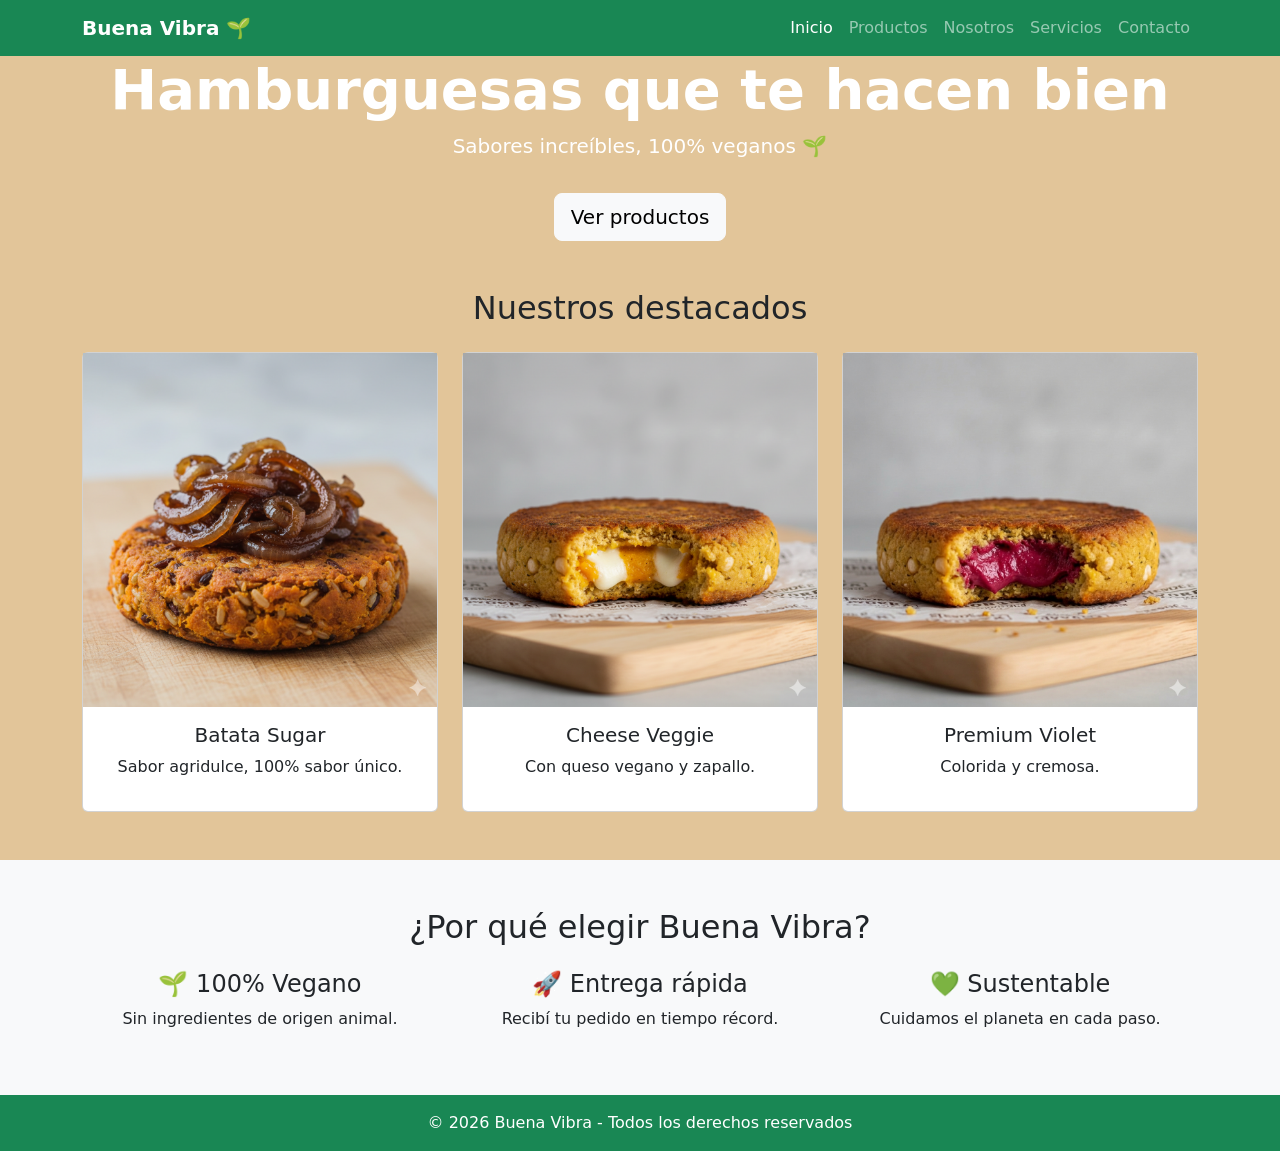
<file: index.html>
<!DOCTYPE html>
<html lang="es">
<head>
  <meta charset="UTF-8">
  <meta name="viewport" content="width=device-width, initial-scale=1.0">
  <meta name="description" content="Buena Vibra - Hamburguesas veganas y vegetarianas en Argentina. Comida saludable, rica y sustentable.">
  <title>Buena Vibra | Hamburguesas Veganas</title>

  <!-- Bootstrap -->
  <link href="https://cdn.jsdelivr.net/npm/bootstrap@5.3.0/dist/css/bootstrap.min.css" rel="stylesheet">

  <!-- CSS -->
  <link rel="stylesheet" href="css/style.css">

  <link href="https://unpkg.com/aos@2.3.1/dist/aos.css" rel="stylesheet">
</head>

<body>

  <!-- HEADER -->
  <header>
    <nav class="navbar navbar-expand-lg navbar-dark bg-success">
      <div class="container">
        <a class="navbar-brand fw-bold" href="index.html">Buena Vibra 🌱</a>

        <button class="navbar-toggler" type="button" data-bs-toggle="collapse" data-bs-target="#navbarNav">
          <span class="navbar-toggler-icon"></span>
        </button>

        <div class="collapse navbar-collapse" id="navbarNav">
          <ul class="navbar-nav ms-auto">
            <li class="nav-item"><a class="nav-link active" href="index.html">Inicio</a></li>
            <li class="nav-item"><a class="nav-link" href="pages/productos.html">Productos</a></li>
            <li class="nav-item"><a class="nav-link" href="pages/nosotros.html">Nosotros</a></li>
            <li class="nav-item"><a class="nav-link" href="pages/servicios.html">Servicios</a></li>
            <li class="nav-item"><a class="nav-link" href="pages/contacto.html">Contacto</a></li>
          </ul>
        </div>
      </div>
    </nav>
  </header>

  <!-- MAIN -->
  <main>

    <!-- HERO -->
    <section class="hero text-center text-white d-flex align-items-center">
      <div class="container">
        <h1 class="display-4 fw-bold">Hamburguesas que te hacen bien</h1>
        <p class="lead">Sabores increíbles, 100% veganos 🌱</p>
        <a href="pages/productos.html" class="btn btn-light btn-lg mt-3">Ver productos</a>
      </div>
    </section>

    <!-- DESTACADOS -->
     <section class="container my-5" data-aos="fade-up">
   <h2 class="text-center mb-4">Nuestros destacados</h2>

    <div class="row">
    <!--card 1-->
    <article class="col-md-4" data-aos="zoom-in">
      <div class="card producto-card">
        <img src="img/batata.png" class="img-fluid" alt="Batata Sugar">
        <div class="card-body text-center">
          <h5>Batata Sugar</h5>
          <p>Sabor agridulce, 100% sabor único.</p>
        </div>
      </div>
    </article>
    <!--card 2-->
    <article class="col-md-4" data-aos="zoom-in">
      <div class="card producto-card">
        <img src="img/rellena.png" class="img-fluid" alt="Cheese Veggie">
        <div class="card-body text-center">
          <h5>Cheese Veggie</h5>
          <p>Con queso vegano y zapallo.</p>
        </div>
      </div>
    </article>
    <!--card 3-->
    <article class="col-md-4" data-aos="zoom-in">
      <div class="card producto-card">
        <img src="img/remolacha.png" class="img-fluid" alt="Premium Violet">
        <div class="card-body text-center">
          <h5>Premium Violet</h5>
          <p>Colorida y cremosa.</p>
        </div>
      </div>
    </article>

  </div>
</section>

    <!-- BENEFICIOS -->
    <section class="bg-light py-5">
      <div class="container text-center">
        <h2 class="mb-4">¿Por qué elegir Buena Vibra?</h2>

        <div class="row">
          <div class="col-md-4">
            <h4>🌱 100% Vegano</h4>
            <p>Sin ingredientes de origen animal.</p>
          </div>
          <div class="col-md-4">
            <h4>🚀 Entrega rápida</h4>
            <p>Recibí tu pedido en tiempo récord.</p>
          </div>
          <div class="col-md-4">
            <h4>💚 Sustentable</h4>
            <p>Cuidamos el planeta en cada paso.</p>
          </div>
        </div>
      </div>
    </section>

  </main>

  <!-- FOOTER -->
  <footer class="bg-success text-white text-center py-3">
    <p class="mb-0">© 2026 Buena Vibra - Todos los derechos reservados</p>
  </footer>

  <!-- Bootstrap JS -->
  <script src="https://cdn.jsdelivr.net/npm/bootstrap@5.3.0/dist/js/bootstrap.bundle.min.js"></script>
  <script src="https://unpkg.com/aos@2.3.1/dist/aos.js"></script>
  <script>
  AOS.init();
  </script>
</body>
</html>
</file>
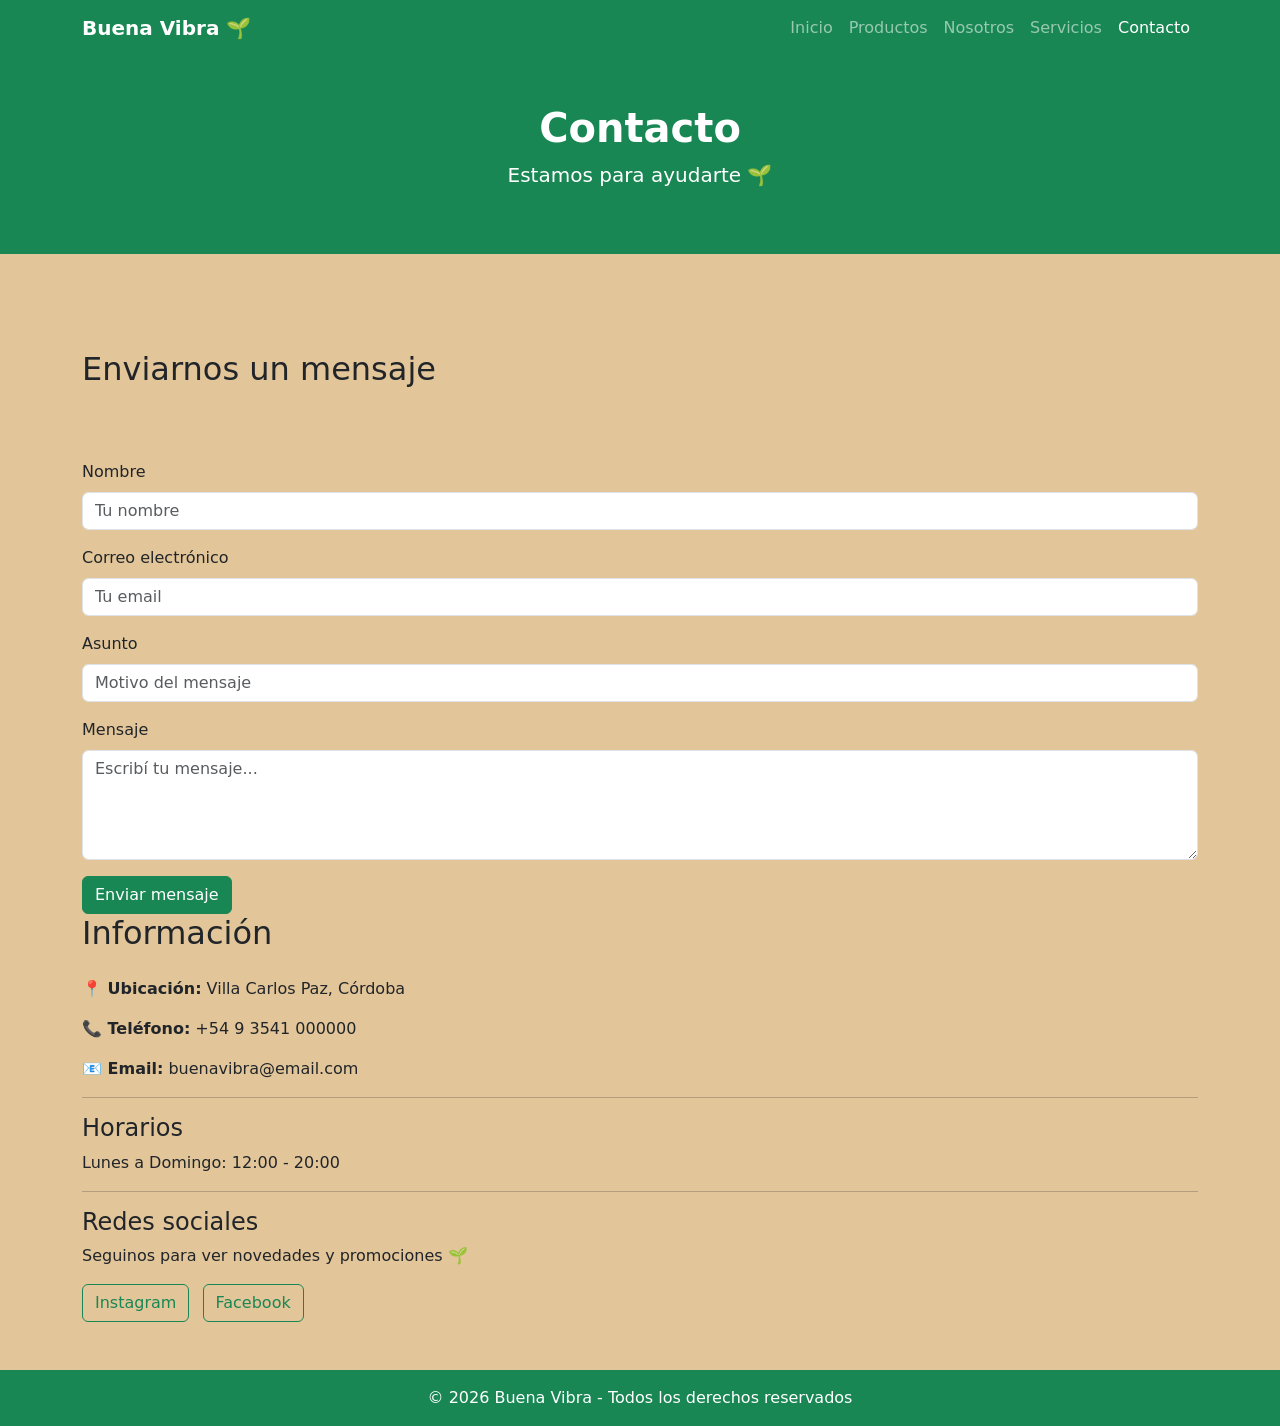
<file: pages/contacto.html>
<!DOCTYPE html>
<html lang="es">
<head>
  <meta charset="UTF-8">
  <meta name="viewport" content="width=device-width, initial-scale=1.0">
  <meta name="description" content="Contactate con Buena Vibra. Estamos para ayudarte con tu pedido de hamburguesas veganas.">
  <title>Contacto | Buena Vibra</title>

  <!-- Bootstrap -->
  <link href="https://cdn.jsdelivr.net/npm/bootstrap@5.3.0/dist/css/bootstrap.min.css" rel="stylesheet">

  <!-- CSS -->
  <link rel="stylesheet" href="../css/style.css">
  <link href="https://unpkg.com/aos@2.3.1/dist/aos.css" rel="stylesheet">
</head>

<body>

  <!-- HEADER -->
  <header>
    <nav class="navbar navbar-expand-lg navbar-dark bg-success">
      <div class="container">
        <a class="navbar-brand fw-bold" href="../index.html">Buena Vibra 🌱</a>

        <button class="navbar-toggler" type="button" data-bs-toggle="collapse" data-bs-target="#navbarNav">
          <span class="navbar-toggler-icon"></span>
        </button>

        <div class="collapse navbar-collapse" id="navbarNav">
          <ul class="navbar-nav ms-auto">
            <li class="nav-item"><a class="nav-link" href="../index.html">Inicio</a></li>
            <li class="nav-item"><a class="nav-link" href="productos.html">Productos</a></li>
            <li class="nav-item"><a class="nav-link" href="nosotros.html">Nosotros</a></li>
            <li class="nav-item"><a class="nav-link" href="servicios.html">Servicios</a></li>
            <li class="nav-item"><a class="nav-link active" href="contacto.html">Contacto</a></li>
          </ul>
        </div>
      </div>
    </nav>
  </header>

  <!-- MAIN -->
  <main>

    <!-- HERO -->
    <section class="bg-success text-white text-center py-5">
      <div class="container">
        <h1 class="fw-bold">Contacto</h1>
        <p class="lead">Estamos para ayudarte 🌱</p>
      </div>
    </section>

    <!-- CONTACTO -->
    <section class="container my-5">
      <div class="row g-5">

        <!-- FORMULARIO -->
        <div class="col-md-6" data-aos="fade-right"></div>
          <h2 class="mb-4">Enviarnos un mensaje</h2>

          <form>

            <div class="mb-3">
              <label for="nombre" class="form-label">Nombre</label>
              <input type="text" class="form-control" id="nombre" placeholder="Tu nombre">
            </div>

            <div class="mb-3">
              <label for="email" class="form-label">Correo electrónico</label>
              <input type="email" class="form-control" id="email" placeholder="Tu email">
            </div>

            <div class="mb-3">
              <label for="asunto" class="form-label">Asunto</label>
              <input type="text" class="form-control" id="asunto" placeholder="Motivo del mensaje">
            </div>

            <div class="mb-3">
              <label for="mensaje" class="form-label">Mensaje</label>
              <textarea class="form-control" id="mensaje" rows="4" placeholder="Escribí tu mensaje..."></textarea>
            </div>

            <button type="submit" class="btn btn-success">Enviar mensaje</button>

          </form>
        </div>

        <!-- INFO -->
        <div class="col-md-6" data-aos="fade-left"></div>
          <h2 class="mb-4">Información</h2>

          <p><strong>📍 Ubicación:</strong> Villa Carlos Paz, Córdoba</p>
          <p><strong>📞 Teléfono:</strong> +54 9 3541 000000</p>
          <p><strong>📧 Email:</strong> buenavibra@email.com</p>

          <hr>

          <h4>Horarios</h4>
          <p>Lunes a Domingo: 12:00 - 20:00</p>

          <hr>

          <h4>Redes sociales</h4>
          <p>
            Seguinos para ver novedades y promociones 🌱
          </p>

          <a href="#" class="btn btn-outline-success me-2">Instagram</a>
          <a href="#" class="btn btn-outline-success">Facebook</a>
        </div>

      </div>
    </section>

  </main>

  <!-- FOOTER -->
  <footer class="bg-success text-white text-center py-3">
    <p class="mb-0">© 2026 Buena Vibra - Todos los derechos reservados</p>
  </footer>

  <!-- Bootstrap JS -->
  <script src="https://cdn.jsdelivr.net/npm/bootstrap@5.3.0/dist/js/bootstrap.bundle.min.js"></script>
  <script src="https://unpkg.com/aos@2.3.1/dist/aos.js"></script>
  <script>
  AOS.init();
  </script>
</body>
</html>
</file>
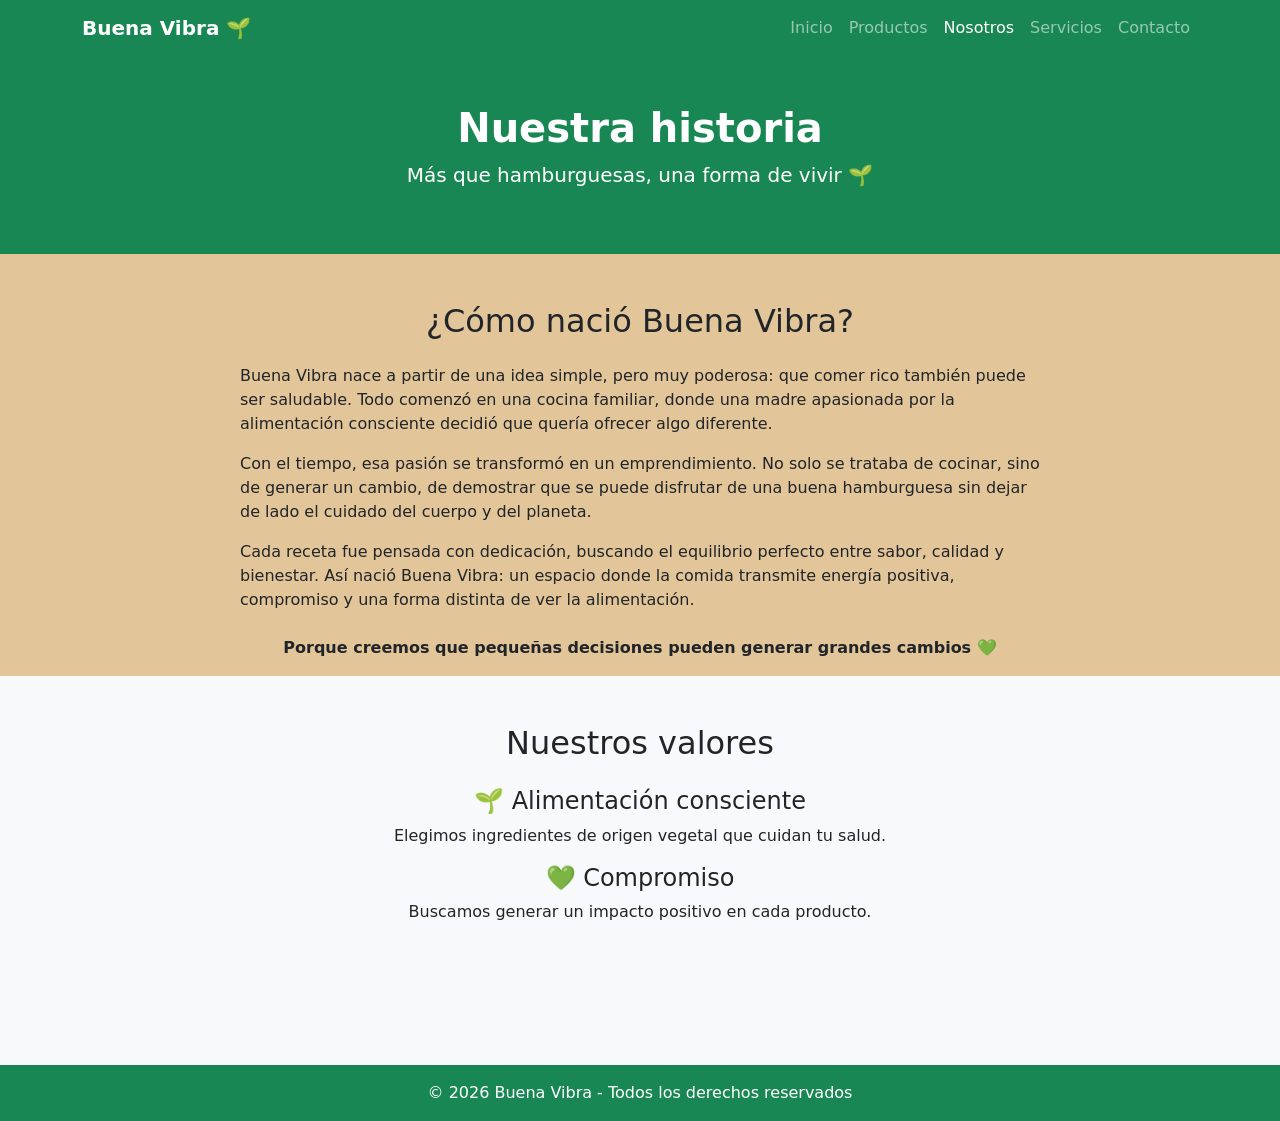
<file: pages/nosotros.html>
<!DOCTYPE html>
<html lang="es">
<head>
  <meta charset="UTF-8">
  <meta name="viewport" content="width=device-width, initial-scale=1.0">
  <meta name="description" content="Conocé la historia de Buena Vibra, un emprendimiento de hamburguesas veganas nacido del amor por la cocina saludable.">
  <title>Nosotros | Buena Vibra</title>

  <!-- Bootstrap -->
  <link href="https://cdn.jsdelivr.net/npm/bootstrap@5.3.0/dist/css/bootstrap.min.css" rel="stylesheet">

  <!-- CSS -->
  <link rel="stylesheet" href="../css/style.css">
  <link href="https://unpkg.com/aos@2.3.1/dist/aos.css" rel="stylesheet">
</head>

<body>

  <!-- HEADER -->
  <header>
    <nav class="navbar navbar-expand-lg navbar-dark bg-success">
      <div class="container">
        <a class="navbar-brand fw-bold" href="../index.html">Buena Vibra 🌱</a>

        <button class="navbar-toggler" type="button" data-bs-toggle="collapse" data-bs-target="#navbarNav">
          <span class="navbar-toggler-icon"></span>
        </button>

        <div class="collapse navbar-collapse" id="navbarNav">
          <ul class="navbar-nav ms-auto">
            <li class="nav-item"><a class="nav-link" href="../index.html">Inicio</a></li>
            <li class="nav-item"><a class="nav-link" href="productos.html">Productos</a></li>
            <li class="nav-item"><a class="nav-link active" href="nosotros.html">Nosotros</a></li>
            <li class="nav-item"><a class="nav-link" href="servicios.html">Servicios</a></li>
            <li class="nav-item"><a class="nav-link" href="contacto.html">Contacto</a></li>
          </ul>
        </div>
      </div>
    </nav>
  </header>

  <!-- MAIN -->
  <main>

    <!-- HERO -->
    <section class="bg-success text-white text-center py-5">
      <div class="container">
        <h1 class="fw-bold">Nuestra historia</h1>
        <p class="lead">Más que hamburguesas, una forma de vivir 🌱</p>
      </div>
    </section>

    <!-- HISTORIA -->
    <section class="container my-5" data-aos="fade-up"></section>
      <article class="mx-auto" style="max-width: 800px;">
        <h2 class="mb-4 text-center">¿Cómo nació Buena Vibra?</h2>

        <p>
          Buena Vibra nace a partir de una idea simple, pero muy poderosa: que comer rico también puede ser saludable.
          Todo comenzó en una cocina familiar, donde una madre apasionada por la alimentación consciente decidió que
          quería ofrecer algo diferente.
        </p>

        <p>
          Con el tiempo, esa pasión se transformó en un emprendimiento. No solo se trataba de cocinar, sino de generar
          un cambio, de demostrar que se puede disfrutar de una buena hamburguesa sin dejar de lado el cuidado del cuerpo
          y del planeta.
        </p>

        <p>
          Cada receta fue pensada con dedicación, buscando el equilibrio perfecto entre sabor, calidad y bienestar.
          Así nació Buena Vibra: un espacio donde la comida transmite energía positiva, compromiso y una forma distinta
          de ver la alimentación.
        </p>

        <p class="fw-semibold text-center mt-4">
          Porque creemos que pequeñas decisiones pueden generar grandes cambios 💚
        </p>
      </article>
    </section>

    <!-- VALORES -->
    <section class="bg-light py-5">
      <div class="container text-center">
        <h2 class="mb-4">Nuestros valores</h2>

        <div class="row">
          <div class="col-md-4" data-aos="fade-up"></div>
            <h4>🌱 Alimentación consciente</h4>
            <p>Elegimos ingredientes de origen vegetal que cuidan tu salud.</p>
          </div>

          <div class="col-md-4" data-aos="fade-up"></div>
            <h4>💚 Compromiso</h4>
            <p>Buscamos generar un impacto positivo en cada producto.</p>
          </div>

          <div class="text-center" data-aos="fade-up">
            <h4>🌍 Sustentabilidad</h4>
            <p>Apostamos por un consumo responsable y amigable con el planeta.</p>
          </div>
        </div>
      </div>
    </section>

  </main>

  <!-- FOOTER -->
  <footer class="bg-success text-white text-center py-3">
    <p class="mb-0">© 2026 Buena Vibra - Todos los derechos reservados </p>
  </footer>

  <!-- Bootstrap JS -->
  <script src="https://cdn.jsdelivr.net/npm/bootstrap@5.3.0/dist/js/bootstrap.bundle.min.js"></script>
  <script src="https://unpkg.com/aos@2.3.1/dist/aos.js"></script>
  <script>
  AOS.init();
  </script>
</body>
</html>
</file>
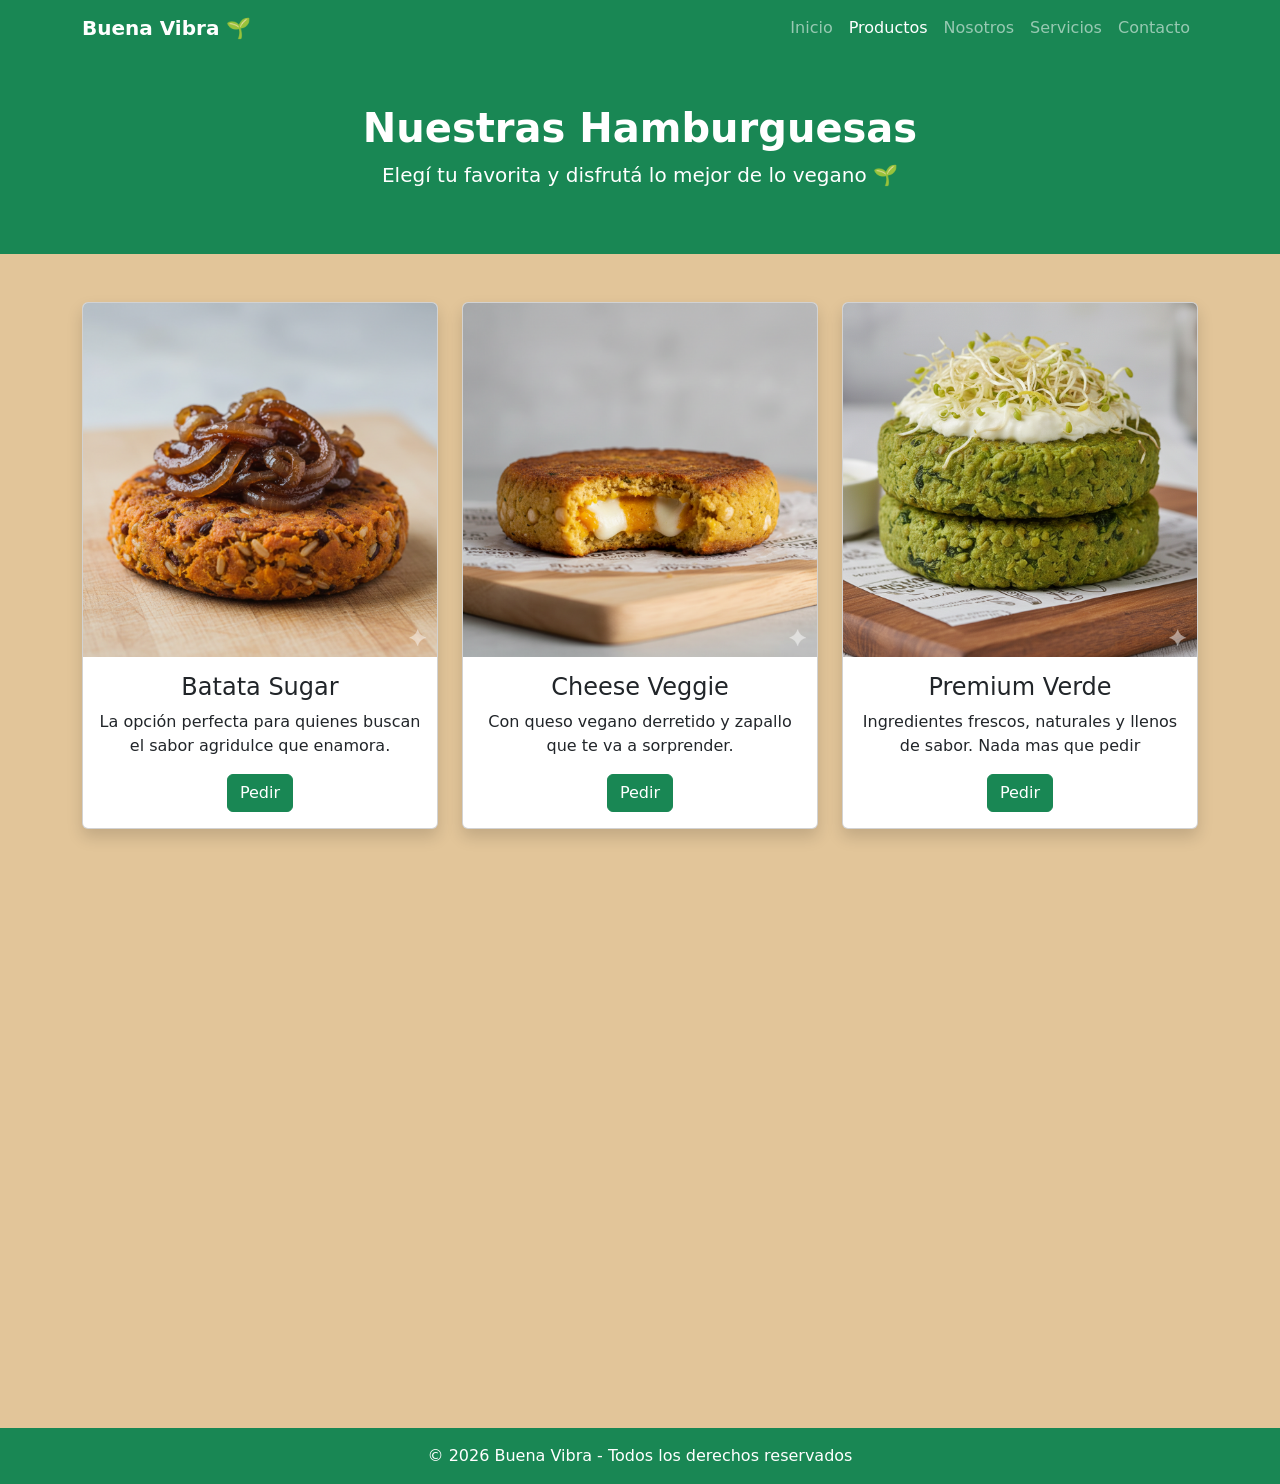
<file: pages/productos.html>
<!DOCTYPE html>
<html lang="es">
<head>
  <meta charset="UTF-8">
  <meta name="viewport" content="width=device-width, initial-scale=1.0">
  <meta name="description" content="Conocé todas nuestras hamburguesas veganas en Buena Vibra. Opciones saludables, sabrosas y sustentables.">
  <title>Productos | Buena Vibra</title>

  <!-- Bootstrap -->
  <link href="https://cdn.jsdelivr.net/npm/bootstrap@5.3.0/dist/css/bootstrap.min.css" rel="stylesheet">

  <!-- CSS -->
  <link rel="stylesheet" href="../css/style.css">
  <link href="https://unpkg.com/aos@2.3.1/dist/aos.css" rel="stylesheet">
</head>

<body>

  <!-- HEADER -->
  <header>
    <nav class="navbar navbar-expand-lg navbar-dark bg-success">
      <div class="container">
        <a class="navbar-brand fw-bold" href="../index.html">Buena Vibra 🌱</a>

        <button class="navbar-toggler" type="button" data-bs-toggle="collapse" data-bs-target="#navbarNav">
          <span class="navbar-toggler-icon"></span>
        </button>

        <div class="collapse navbar-collapse" id="navbarNav">
          <ul class="navbar-nav ms-auto">
            <li class="nav-item"><a class="nav-link" href="../index.html">Inicio</a></li>
            <li class="nav-item"><a class="nav-link active" href="productos.html">Productos</a></li>
            <li class="nav-item"><a class="nav-link" href="nosotros.html">Nosotros</a></li>
            <li class="nav-item"><a class="nav-link" href="servicios.html">Servicios</a></li>
            <li class="nav-item"><a class="nav-link" href="contacto.html">Contacto</a></li>
          </ul>
        </div>
      </div>
    </nav>
  </header>

  <!-- MAIN -->
  <main>

    <!-- HERO -->
    <section class="bg-success text-white text-center py-5">
      <div class="container">
        <h1 class="fw-bold">Nuestras Hamburguesas</h1>
        <p class="lead">Elegí tu favorita y disfrutá lo mejor de lo vegano 🌱</p>
      </div>
    </section>

   <!-- PRODUCTOS -->
<section class="container my-5">
  <div class="row g-4">

    <!-- PRODUCTO 1 -->
    <article class="col-md-4" data-aos="zoom-in">
      <div class="card h-100 shadow producto-card">
        <img src="../img/batata.png" class="card-img-top img-fluid" alt="Hamburguesa de Batata">
        <div class="card-body text-center">
          <h2 class="card-title fs-4">Batata Sugar</h2>
          <p class="card-text">La opción perfecta para quienes buscan el sabor agridulce que enamora.</p>
          <button class="btn btn-success">Pedir</button>
        </div>
      </div>
    </article>

    <!-- PRODUCTO 2 -->
    <article class="col-md-4" data-aos="zoom-in">
      <div class="card h-100 shadow producto-card">
        <img src="../img/rellena.png" class="card-img-top img-fluid" alt="Hamburguesa vegana con queso vegetal">
        <div class="card-body text-center">
          <h2 class="card-title fs-4">Cheese Veggie</h2>
          <p class="card-text">Con queso vegano derretido y zapallo que te va a sorprender.</p>
          <button class="btn btn-success">Pedir</button>
        </div>
      </div>
    </article>

    <!-- PRODUCTO 3 -->
    <article class="col-md-4" data-aos="zoom-in">
      <div class="card h-100 shadow producto-card">
        <img src="../img/arveja.png" class="card-img-top img-fluid" alt="Hamburguesa vegana premium">
        <div class="card-body text-center">
          <h2 class="card-title fs-4">Premium Verde</h2>
          <p class="card-text">Ingredientes frescos, naturales y llenos de sabor. Nada mas que pedir</p>
          <button class="btn btn-success">Pedir</button>
        </div>
      </div>
    </article>

    <!-- PRODUCTO 4 -->
    <article class="col-md-4" data-aos="zoom-in">
      <div class="card h-100 shadow producto-card">
        <img src="../img/lenteja.png" class="card-img-top img-fluid" alt="Hamburguesa vegana con vegetales grillados">
        <div class="card-body text-center">
          <h2 class="card-title fs-4">Veggie Grill</h2>
          <p class="card-text">Con vegetales grillados al curry que potencian el sabor.</p>
          <button class="btn btn-success">Pedir</button>
        </div>
      </div>
    </article>

    <!-- PRODUCTO 5 -->
    <article class="col-md-4" data-aos="zoom-in">
      <div class="card h-100 shadow producto-card">
        <img src="../img/remolacha.png" class="card-img-top img-fluid" alt="Hamburguesa vegana con remolacha">
        <div class="card-body text-center">
          <h2 class="card-title fs-4">Premium Violet</h2>
          <p class="card-text">Puro color con una experiencia cremosa y saludable. Te encantara!</p>
          <button class="btn btn-success">Pedir</button>
        </div>
      </div>
    </article>

    <!-- PRODUCTO 6 -->
    <article class="col-md-4" data-aos="zoom-in">
      <div class="card h-100 shadow producto-card">
        <img src="../img/garbanzo.png" class="card-img-top img-fluid" alt="Hamburguesa vegana con curcuma">
        <div class="card-body text-center">
          <h2 class="card-title fs-4">Premium Curcuma</h2>
          <p class="card-text">Un toque de garbanzo y curcuma para los que buscan algo diferente.</p>
          <button class="btn btn-success">Pedir</button>
        </div>
      </div>
    </article>

  </div>
</section>
  <!-- FOOTER -->
  <footer class="bg-success text-white text-center py-3">
    <p class="mb-0">© 2026 Buena Vibra - Todos los derechos reservados</p>
  </footer>

  <!-- Bootstrap JS -->
  <script src="https://cdn.jsdelivr.net/npm/bootstrap@5.3.0/dist/js/bootstrap.bundle.min.js"></script>
  <script src="https://unpkg.com/aos@2.3.1/dist/aos.js"></script>
  <script>
  AOS.init();
  </script>
</body>
</html>
</file>
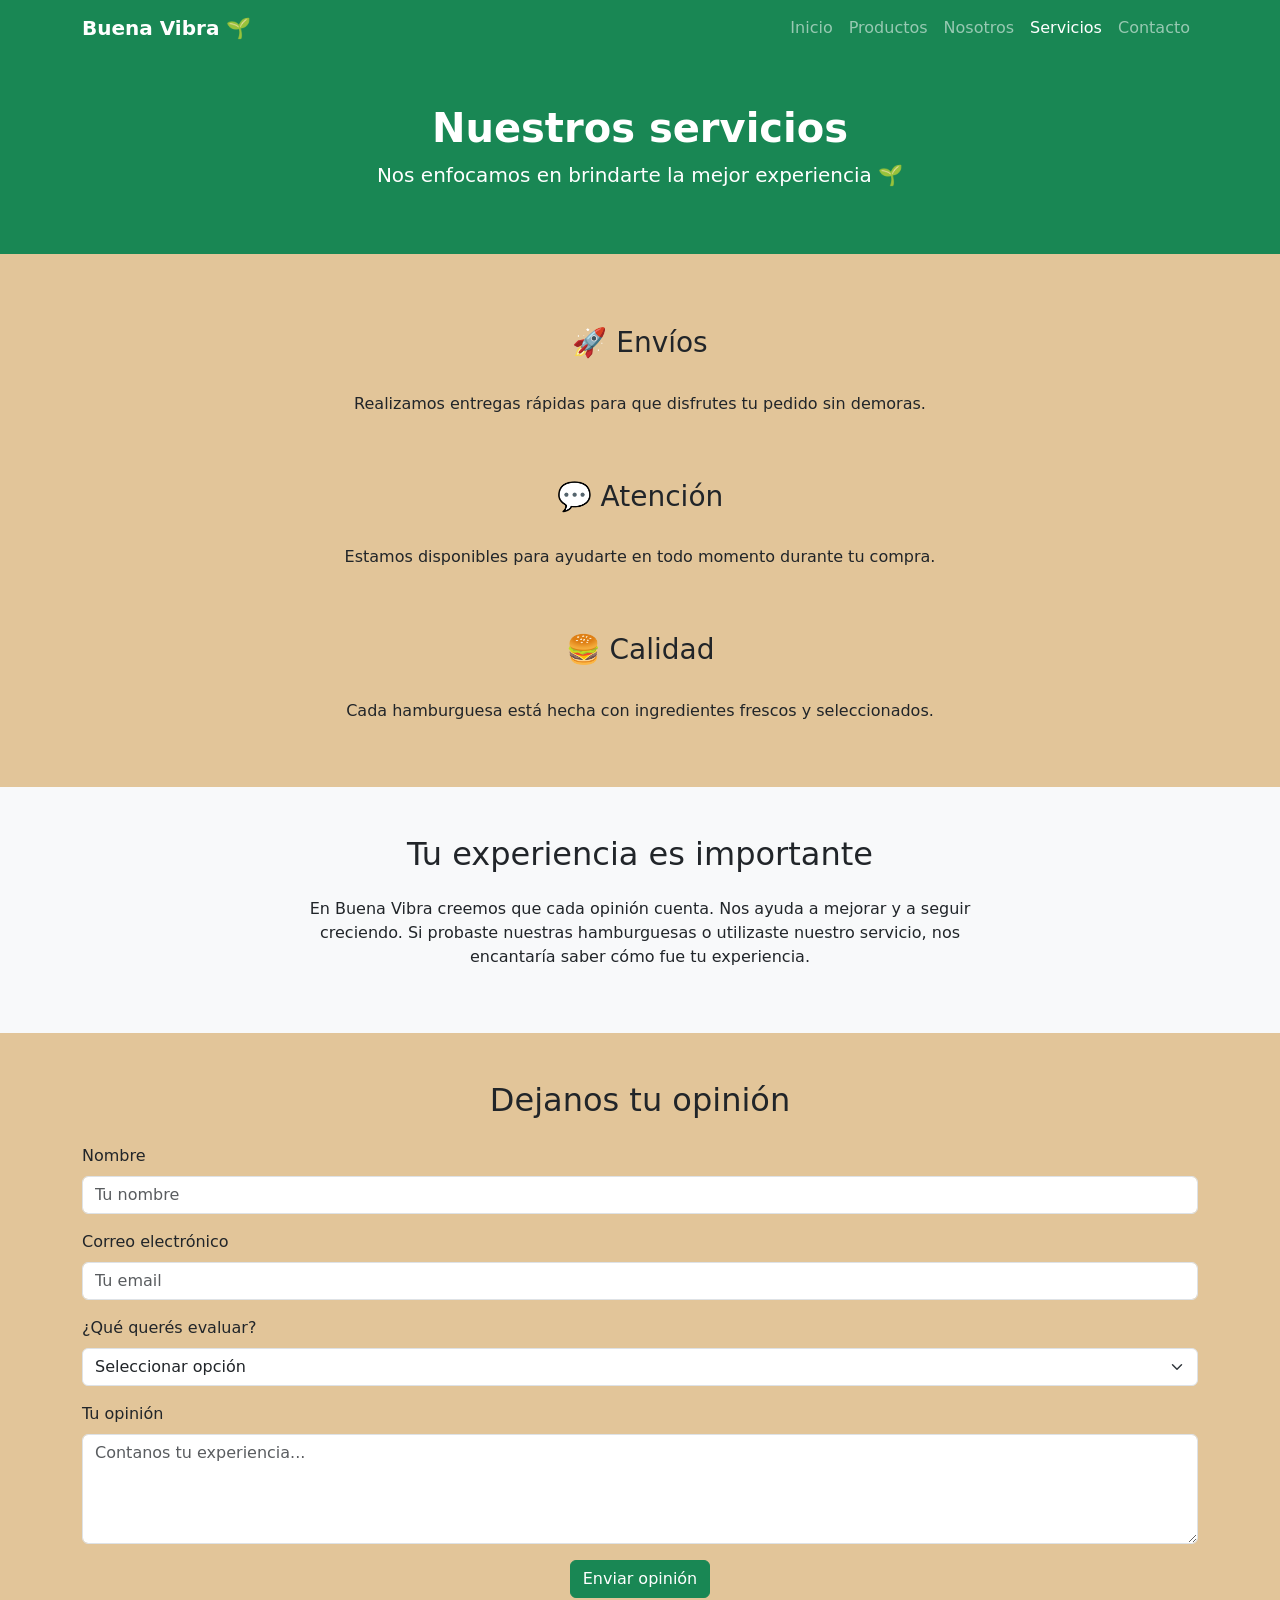
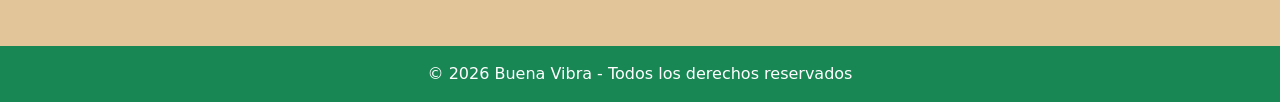
<file: pages/servicios.html>
<!DOCTYPE html>
<html lang="es">
<head>
  <meta charset="UTF-8">
  <meta name="viewport" content="width=device-width, initial-scale=1.0">
  <meta name="description" content="Conocé nuestros servicios y contanos tu experiencia con Buena Vibra. Valoramos tu opinión.">
  <title>Servicios | Buena Vibra</title>

  <!-- Bootstrap -->
  <link href="https://cdn.jsdelivr.net/npm/bootstrap@5.3.0/dist/css/bootstrap.min.css" rel="stylesheet">

  <!-- CSS -->
  <link rel="stylesheet" href="../css/style.css">

  <link href="https://unpkg.com/aos@2.3.1/dist/aos.css" rel="stylesheet">
</head>

<body>

  <!-- HEADER -->
  <header>
    <nav class="navbar navbar-expand-lg navbar-dark bg-success">
      <div class="container">
        <a class="navbar-brand fw-bold" href="../index.html">Buena Vibra 🌱</a>

        <button class="navbar-toggler" type="button" data-bs-toggle="collapse" data-bs-target="#navbarNav">
          <span class="navbar-toggler-icon"></span>
        </button>

        <div class="collapse navbar-collapse" id="navbarNav">
          <ul class="navbar-nav ms-auto">
            <li class="nav-item"><a class="nav-link" href="../index.html">Inicio</a></li>
            <li class="nav-item"><a class="nav-link" href="productos.html">Productos</a></li>
            <li class="nav-item"><a class="nav-link" href="nosotros.html">Nosotros</a></li>
            <li class="nav-item"><a class="nav-link active" href="servicios.html">Servicios</a></li>
            <li class="nav-item"><a class="nav-link" href="contacto.html">Contacto</a></li>
          </ul>
        </div>
      </div>
    </nav>
  </header>

  <!-- MAIN -->
  <main>

    <!-- HERO -->
    <section class="bg-success text-white text-center py-5">
      <div class="container">
        <h1 class="fw-bold">Nuestros servicios</h1>
        <p class="lead">Nos enfocamos en brindarte la mejor experiencia 🌱</p>
      </div>
    </section>

    <!-- SERVICIOS -->
    <section class="container my-5">
      <div class="row text-center g-4">

        <article class="col-md-4" data-aos="fade-up"></article>
          <h3>🚀 Envíos</h3>
          <p>Realizamos entregas rápidas para que disfrutes tu pedido sin demoras.</p>
        </article>

        <article class="col-md-4" data-aos="fade-up"></article>
          <h3>💬 Atención</h3>
          <p>Estamos disponibles para ayudarte en todo momento durante tu compra.</p>
        </article>

        <article class="col-md-4" data-aos="fade-up"></article>
          <h3>🍔 Calidad</h3>
          <p>Cada hamburguesa está hecha con ingredientes frescos y seleccionados.</p>
        </article>

      </div>
    </section>

    <!-- EXPERIENCIA -->
    <section class="bg-light py-5">
      <div class="container text-center">
        <h2 class="mb-4">Tu experiencia es importante</h2>
        <p class="mx-auto" style="max-width: 700px;">
          En Buena Vibra creemos que cada opinión cuenta. Nos ayuda a mejorar y a seguir creciendo.
          Si probaste nuestras hamburguesas o utilizaste nuestro servicio, nos encantaría saber cómo fue tu experiencia.
        </p>
      </div>
    </section>

    <!-- FORMULARIO -->
    <section class="container my-5">
      <h2 class="text-center mb-4">Dejanos tu opinión</h2>

      <form class="mx-auto" style="max-width: 600px;" data-aos="fade-up"></form>

        <div class="mb-3">
          <label for="nombre" class="form-label">Nombre</label>
          <input type="text" class="form-control" id="nombre" placeholder="Tu nombre">
        </div>

        <div class="mb-3">
          <label for="email" class="form-label">Correo electrónico</label>
          <input type="email" class="form-control" id="email" placeholder="Tu email">
        </div>

        <div class="mb-3">
          <label for="tipo" class="form-label">¿Qué querés evaluar?</label>
          <select class="form-select" id="tipo">
            <option selected>Seleccionar opción</option>
            <option>Servicio</option>
            <option>Envío</option>
            <option>Producto</option>
            <option>Experiencia general</option>
          </select>
        </div>

        <div class="mb-3">
          <label for="mensaje" class="form-label">Tu opinión</label>
          <textarea class="form-control" id="mensaje" rows="4" placeholder="Contanos tu experiencia..."></textarea>
        </div>

        <div class="text-center">
          <button type="submit" class="btn btn-success">Enviar opinión</button>
        </div>

      </form>
    </section>

  </main>

  <!-- FOOTER -->
  <footer class="bg-success text-white text-center py-3">
    <p class="mb-0">© 2026 Buena Vibra - Todos los derechos reservados</p>
  </footer>

  <!-- Bootstrap JS -->
  <script src="https://cdn.jsdelivr.net/npm/bootstrap@5.3.0/dist/js/bootstrap.bundle.min.js"></script>
  <script src="https://unpkg.com/aos@2.3.1/dist/aos.js"></script>
  <script>
  AOS.init();
  </script>
</body>
</html>
</file>
<file: css/style.css>
/*# sourceMappingURL=main.css.map */
body {
  background-color: rgba(202, 147, 64, 0.534);
}
</file>
